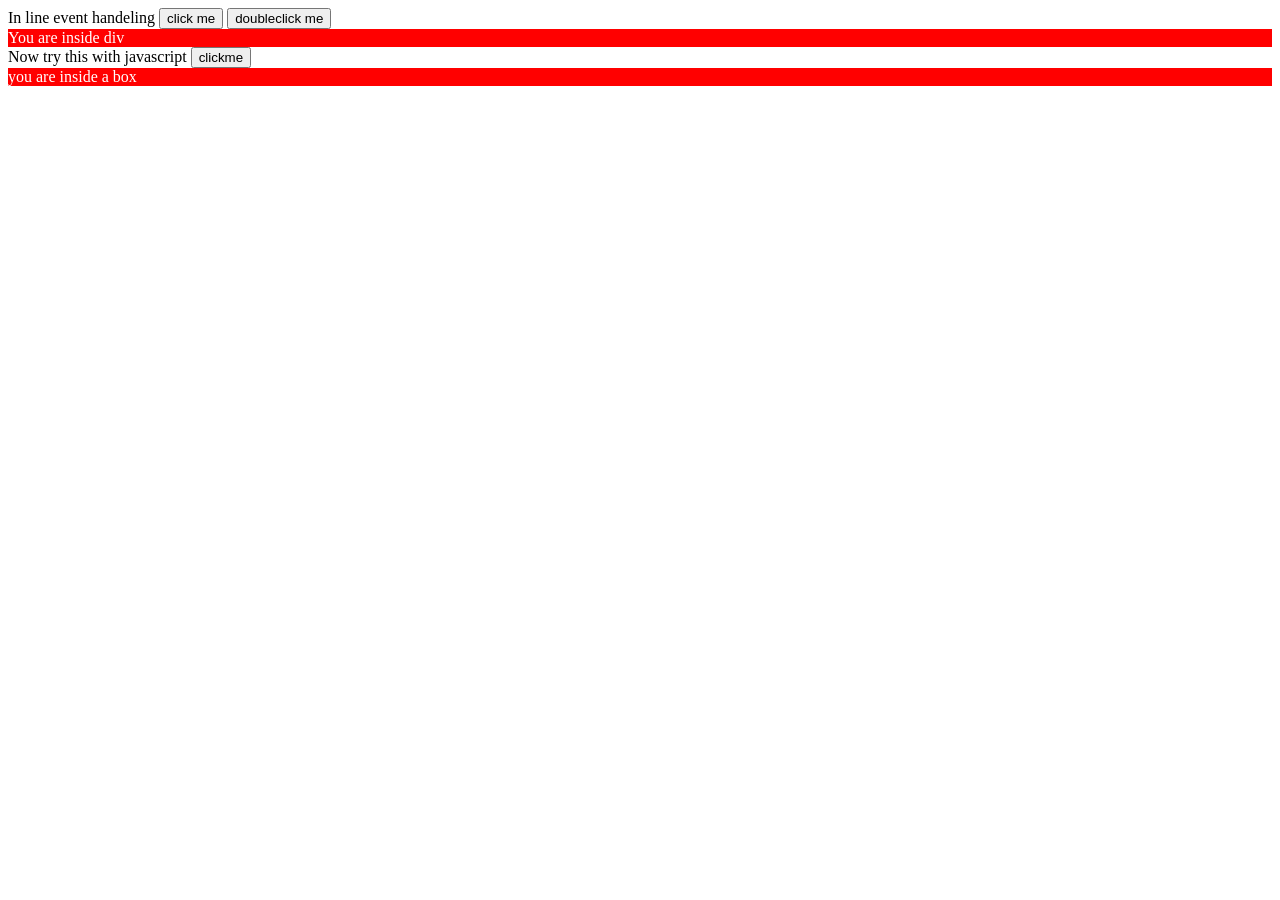
<file: 11_Event/index.html>
<!DOCTYPE html>
<html lang="en">
<head>
    <meta charset="UTF-8">
    <meta name="viewport" content="width=device-width, initial-scale=1.0">
    <title>Document</title>
    <link rel="stylesheet" href="style.css">
    
</head>
<body>
     In line event handeling
    <button onclick="console.log('Button was clicked');alert('soch samajh ke vote dalna')">click me</button>
    <button ondblclick="console.log('button was clicked 2 times')">doubleclick me</button>
    <div onmouseover="console.log('this is color of cpm')">You are inside div</div>
    Now try this with javascript
    <button id="btn1">clickme</button>
    <div id="box">you are inside a box</div>
    <script src="script.js"></script>
</body>
</html>
</file>
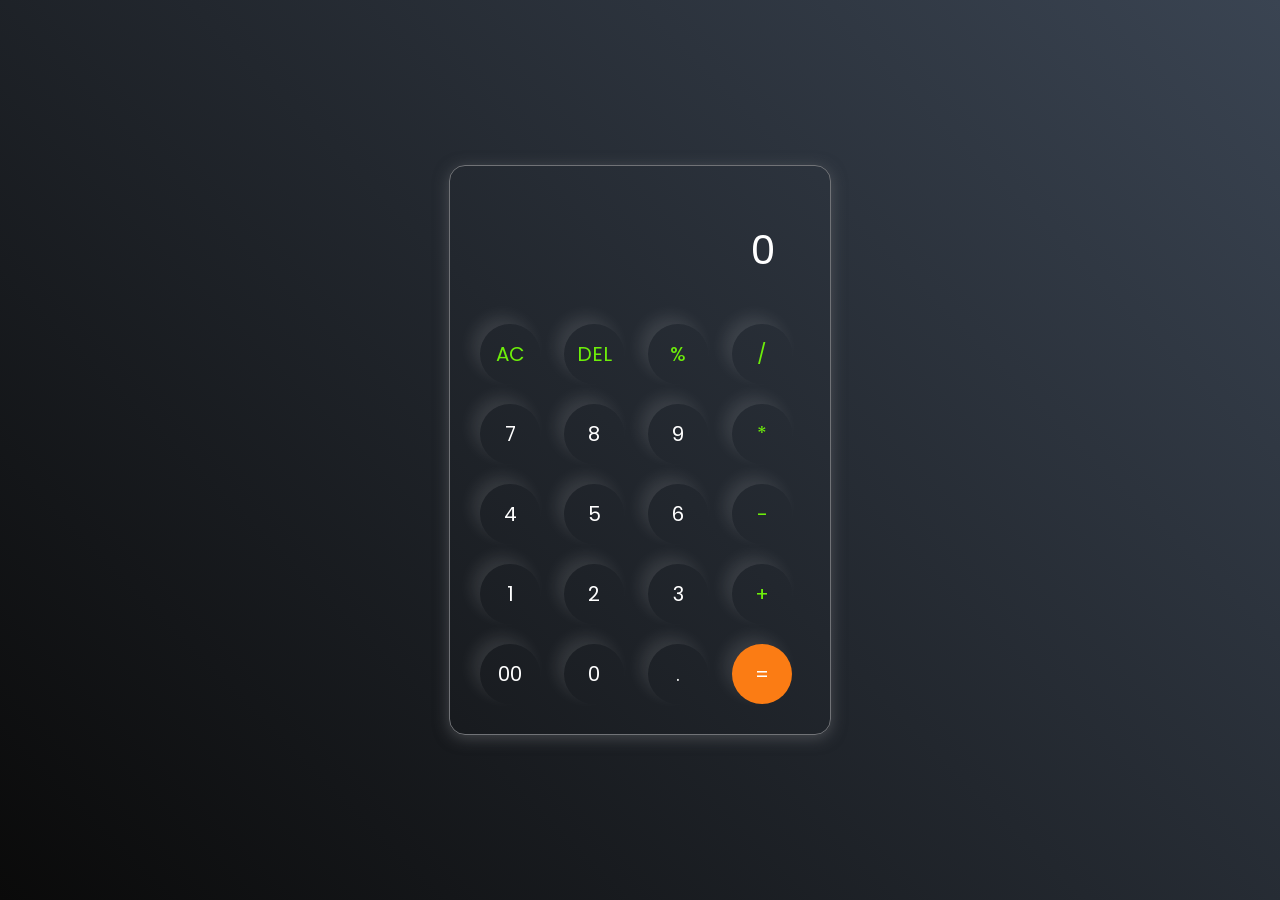
<file: 10_DOM/Calculator/index.html>
<!DOCTYPE html>
<html lang="en">
  <head>
    <meta charset="UTF-8" />
    <meta http-equiv="X-UA-Compatible" content="IE=edge" />
    <meta name="viewport" content="width=device-width, initial-scale=1.0" />
    <link rel="stylesheet" href="style.css" />
    <title>Calculator - By Ananya</title>
  </head>
  <body>
    <div class="container">
      <div class="calculator">
        <input type="text" id="inputBox" placeholder="0" />
        <div>
          <button class="button operator">AC</button>
          <button class="button operator">DEL</button>
          <button class="button operator">%</button>
          <button class="button operator">/</button>
        </div>
        <div>
          <button class="button">7</button>
          <button class="button">8</button>
          <button class="button">9</button>
          <button class="button operator">*</button>
        </div>
        <div>
          <button class="button">4</button>
          <button class="button">5</button>
          <button class="button">6</button>
          <button class="button operator">-</button>
        </div>
        <div>
          <button class="button">1</button>
          <button class="button">2</button>
          <button class="button">3</button>
          <button class="button operator">+</button>
        </div>

        <div>
          <button class="button">00</button>
          <button class="button">0</button>
          <button class="button">.</button>
          <button class="button equalBtn">=</button>
        </div>
      </div>
    </div>

    <script src="script.js"></script>
  </body>
</html>
</file>
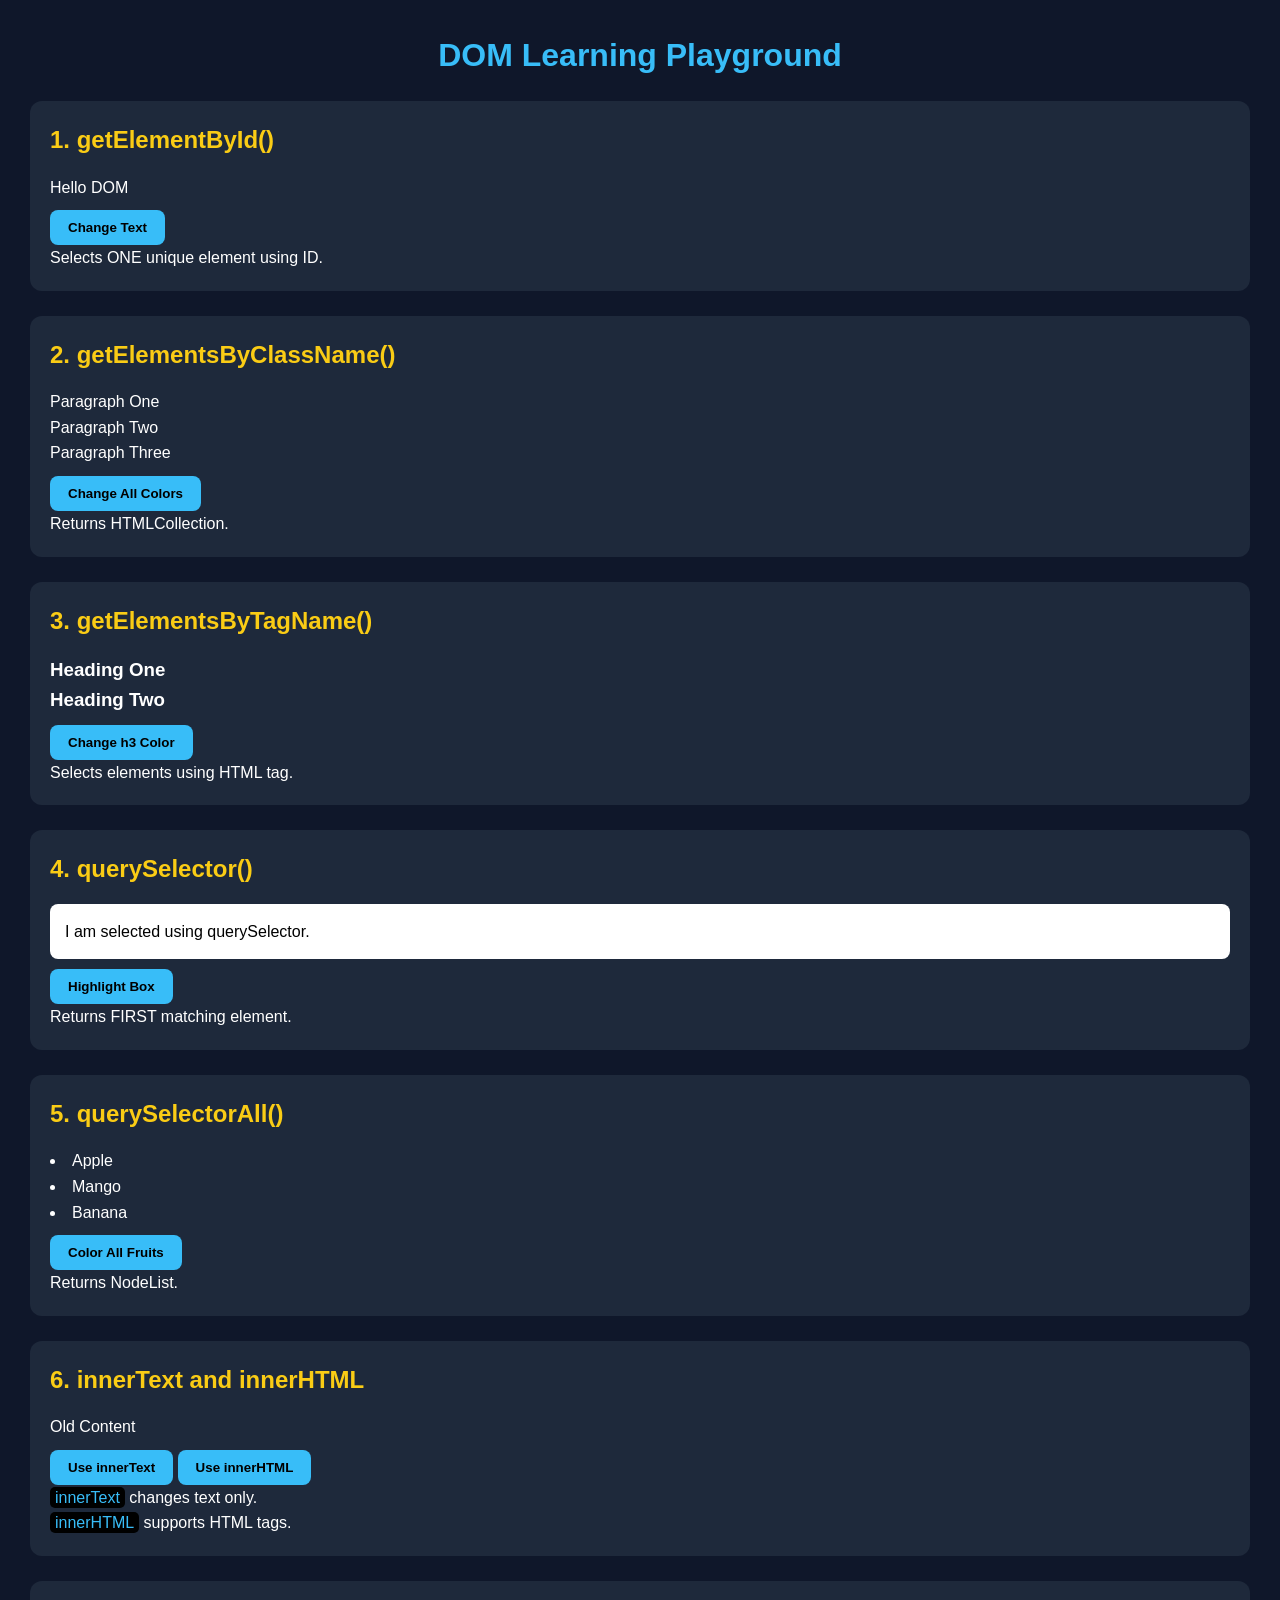
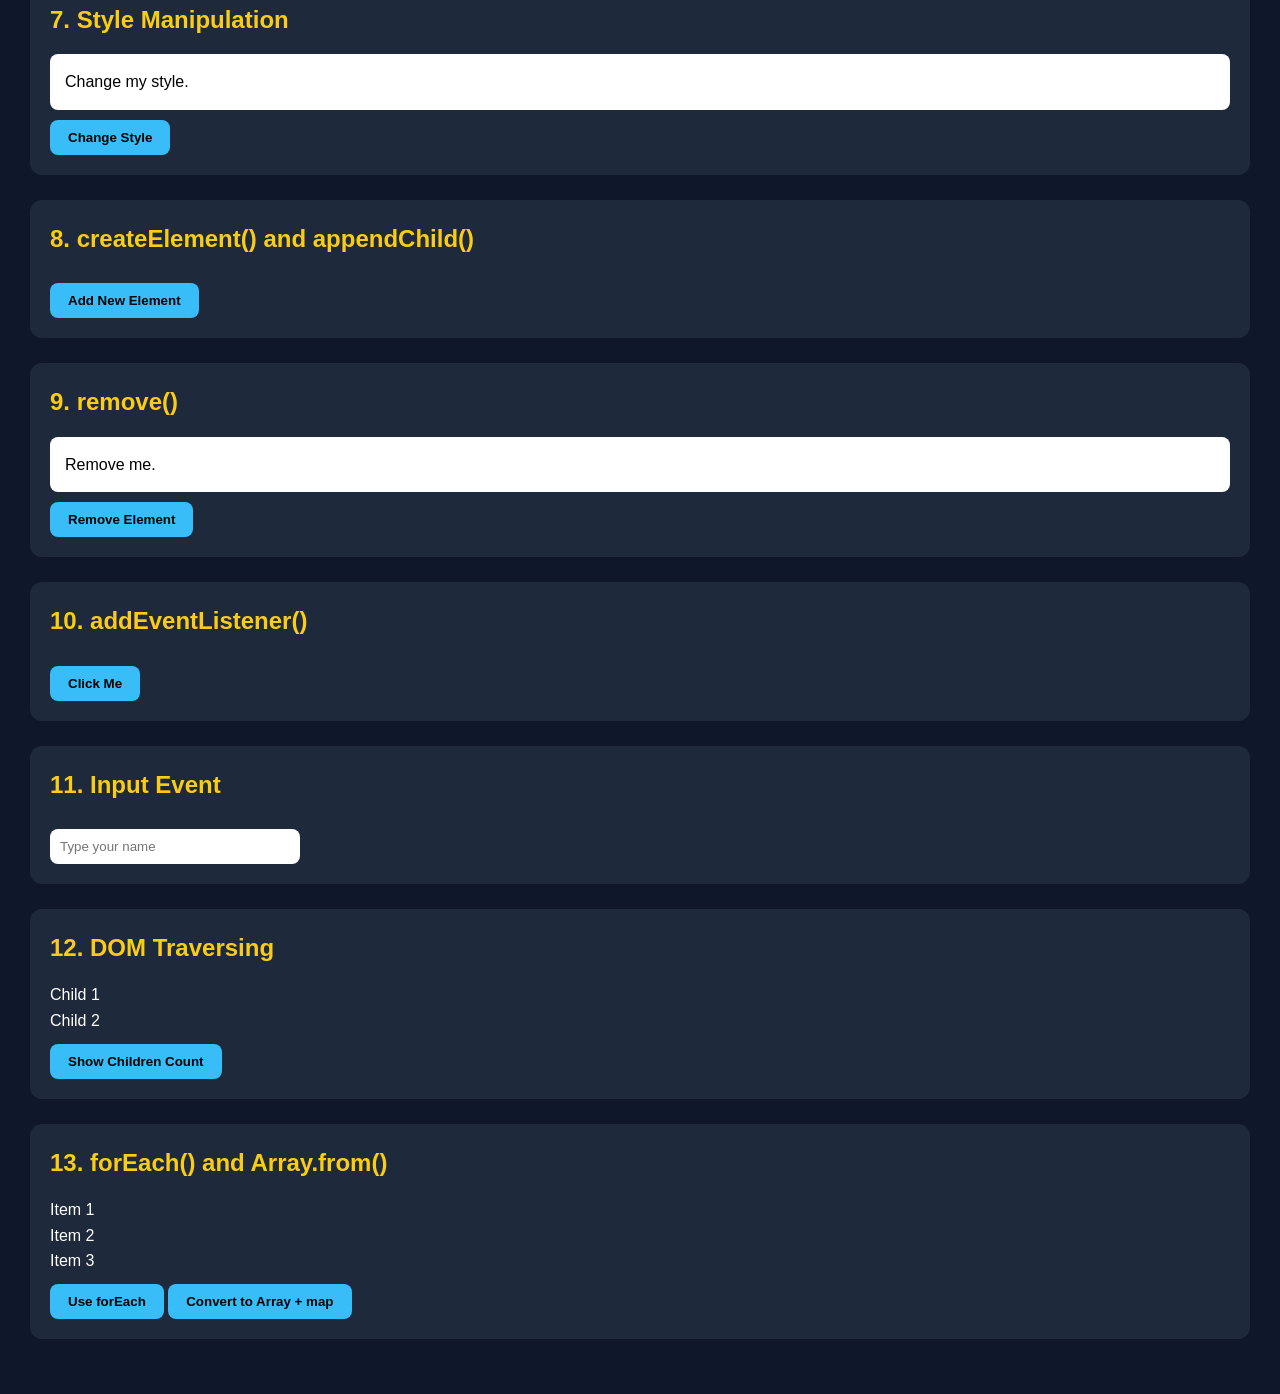
<file: 10_DOM/DOM2/index.html>
<!DOCTYPE html>
<html lang="en">
<head>
  <meta charset="UTF-8" />
  <meta name="viewport" content="width=device-width, initial-scale=1.0" />
  <title>DOM Learning Playground</title>
  <style>
    * {
      margin: 0;
      padding: 0;
      box-sizing: border-box;
      font-family: Arial, sans-serif;
    }

    body {
      background: #0f172a;
      color: white;
      padding: 30px;
      line-height: 1.6;
    }

    h1 {
      text-align: center;
      margin-bottom: 20px;
      color: #38bdf8;
    }

    .section {
      background: #1e293b;
      padding: 20px;
      border-radius: 12px;
      margin-bottom: 25px;
    }

    h2 {
      margin-bottom: 15px;
      color: #facc15;
    }

    button {
      padding: 10px 18px;
      border: none;
      border-radius: 8px;
      background: #38bdf8;
      color: black;
      font-weight: bold;
      cursor: pointer;
      margin-top: 10px;
    }

    button:hover {
      opacity: 0.9;
    }

    .box {
      background: white;
      color: black;
      padding: 15px;
      margin-top: 10px;
      border-radius: 8px;
    }

    ul {
      margin-top: 10px;
      padding-left: 20px;
    }

    input {
      padding: 10px;
      width: 250px;
      border-radius: 8px;
      border: none;
      margin-top: 10px;
    }

    .highlight {
      background: yellow;
      color: black;
    }

    code {
      background: black;
      color: #38bdf8;
      padding: 2px 5px;
      border-radius: 5px;
    }
  </style>
</head>
<body>

  <h1>DOM Learning Playground</h1>

  <!-- getElementById -->
  <div class="section">
    <h2>1. getElementById()</h2>

    <p id="title">Hello DOM</p>

    <button id="changeTextBtn">Change Text</button>

    <p>
      Selects ONE unique element using ID.
    </p>
  </div>


  <!-- getElementsByClassName -->
  <div class="section">
    <h2>2. getElementsByClassName()</h2>

    <p class="text">Paragraph One</p>
    <p class="text">Paragraph Two</p>
    <p class="text">Paragraph Three</p>

    <button id="changeClassBtn">Change All Colors</button>

    <p>
      Returns HTMLCollection.
    </p>
  </div>


  <!-- getElementsByTagName -->
  <div class="section">
    <h2>3. getElementsByTagName()</h2>

    <h3>Heading One</h3>
    <h3>Heading Two</h3>

    <button id="tagBtn">Change h3 Color</button>

    <p>
      Selects elements using HTML tag.
    </p>
  </div>


  <!-- querySelector -->
  <div class="section">
    <h2>4. querySelector()</h2>

    <div class="box special-box">
      I am selected using querySelector.
    </div>

    <button id="queryBtn">Highlight Box</button>

    <p>
      Returns FIRST matching element.
    </p>
  </div>


  <!-- querySelectorAll -->
  <div class="section">
    <h2>5. querySelectorAll()</h2>

    <li class="fruit">Apple</li>
    <li class="fruit">Mango</li>
    <li class="fruit">Banana</li>

    <button id="allBtn">Color All Fruits</button>

    <p>
      Returns NodeList.
    </p>
  </div>


  <!-- innerText and innerHTML -->
  <div class="section">
    <h2>6. innerText and innerHTML</h2>

    <div id="contentBox">Old Content</div>

    <button id="innerTextBtn">Use innerText</button>
    <button id="innerHTMLBtn">Use innerHTML</button>

    <p>
      <code>innerText</code> changes text only.<br>
      <code>innerHTML</code> supports HTML tags.
    </p>
  </div>


  <!-- Style Manipulation -->
  <div class="section">
    <h2>7. Style Manipulation</h2>

    <div id="styleBox" class="box">
      Change my style.
    </div>

    <button id="styleBtn">Change Style</button>
  </div>


  <!-- createElement and appendChild -->
  <div class="section">
    <h2>8. createElement() and appendChild()</h2>

    <div id="listContainer"></div>

    <button id="createBtn">Add New Element</button>
  </div>


  <!-- remove() -->
  <div class="section">
    <h2>9. remove()</h2>

    <div id="removeBox" class="box">
      Remove me.
    </div>

    <button id="removeBtn">Remove Element</button>
  </div>


  <!-- addEventListener -->
  <div class="section">
    <h2>10. addEventListener()</h2>

    <button id="eventBtn">Click Me</button>

    <p id="eventText"></p>
  </div>


  <!-- Input Event -->
  <div class="section">
    <h2>11. Input Event</h2>

    <input type="text" id="nameInput" placeholder="Type your name" />

    <p id="liveText"></p>
  </div>


  <!-- Traversing -->
  <div class="section">
    <h2>12. DOM Traversing</h2>

    <div id="parentBox">
      <p>Child 1</p>
      <p>Child 2</p>
    </div>

    <button id="traverseBtn">Show Children Count</button>

    <p id="traverseResult"></p>
  </div>


  <!-- forEach and Array.from -->
  <div class="section">
    <h2>13. forEach() and Array.from()</h2>

    <p class="loopItem">Item 1</p>
    <p class="loopItem">Item 2</p>
    <p class="loopItem">Item 3</p>

    <button id="forEachBtn">Use forEach</button>
    <button id="mapBtn">Convert to Array + map</button>

    <p id="mapResult"></p>
  </div>


  <script>

    // getElementById
    const title = document.getElementById("title");

    document.getElementById("changeTextBtn")
    .addEventListener("click", function(){
      title.innerText = "Text Changed Using getElementById";
    });


    // getElementsByClassName
    const texts = document.getElementsByClassName("text");

    document.getElementById("changeClassBtn")
    .addEventListener("click", function(){

      for(let i = 0; i < texts.length; i++){
        texts[i].style.color = "cyan";
      }

    });


    // getElementsByTagName
    const headings = document.getElementsByTagName("h3");

    document.getElementById("tagBtn")
    .addEventListener("click", function(){

      for(let i = 0; i < headings.length; i++){
        headings[i].style.color = "orange";
      }

    });


    // querySelector
    const specialBox = document.querySelector(".special-box");

    document.getElementById("queryBtn")
    .addEventListener("click", function(){
      specialBox.classList.toggle("highlight");
    });


    // querySelectorAll
    const fruits = document.querySelectorAll(".fruit");

    document.getElementById("allBtn")
    .addEventListener("click", function(){

      fruits.forEach(function(item){
        item.style.color = "lightgreen";
      });

    });


    // innerText
    document.getElementById("innerTextBtn")
    .addEventListener("click", function(){

      document.getElementById("contentBox")
      .innerText = "This is plain text.";

    });


    // innerHTML
    document.getElementById("innerHTMLBtn")
    .addEventListener("click", function(){

      document.getElementById("contentBox")
      .innerHTML = "<h3 style='color:red'>This is HTML Content</h3>";

    });


    // Style Manipulation
    document.getElementById("styleBtn")
    .addEventListener("click", function(){

      const box = document.getElementById("styleBox");

      box.style.backgroundColor = "purple";
      box.style.color = "white";
      box.style.fontSize = "22px";
      box.style.padding = "20px";

    });


    // createElement and appendChild
    document.getElementById("createBtn")
    .addEventListener("click", function(){

      const newElement = document.createElement("p");

      newElement.innerText = "New Element Created";

      document.getElementById("listContainer")
      .appendChild(newElement);

    });


    // remove()
    document.getElementById("removeBtn")
    .addEventListener("click", function(){

      document.getElementById("removeBox")
      .remove();

    });


    // addEventListener
    document.getElementById("eventBtn")
    .addEventListener("click", function(){

      document.getElementById("eventText")
      .innerText = "Button Clicked Successfully";

    });


    // Input Event
    document.getElementById("nameInput")
    .addEventListener("input", function(event){

      document.getElementById("liveText")
      .innerText = "Hello " + event.target.value;

    });


    // Traversing
    document.getElementById("traverseBtn")
    .addEventListener("click", function(){

      const parent = document.getElementById("parentBox");

      document.getElementById("traverseResult")
      .innerText = "Children Count: " + parent.children.length;

    });


    // forEach and Array.from
    const loopItems = document.querySelectorAll(".loopItem");

    document.getElementById("forEachBtn")
    .addEventListener("click", function(){

      loopItems.forEach(function(item){
        item.style.color = "pink";
      });

    });


    document.getElementById("mapBtn")
    .addEventListener("click", function(){

      const arr = Array.from(loopItems);

      const texts = arr.map(function(item){
        return item.innerText;
      });

      document.getElementById("mapResult")
      .innerText = texts.join(", ");

    });

  </script>

</body>
</html>
</file>
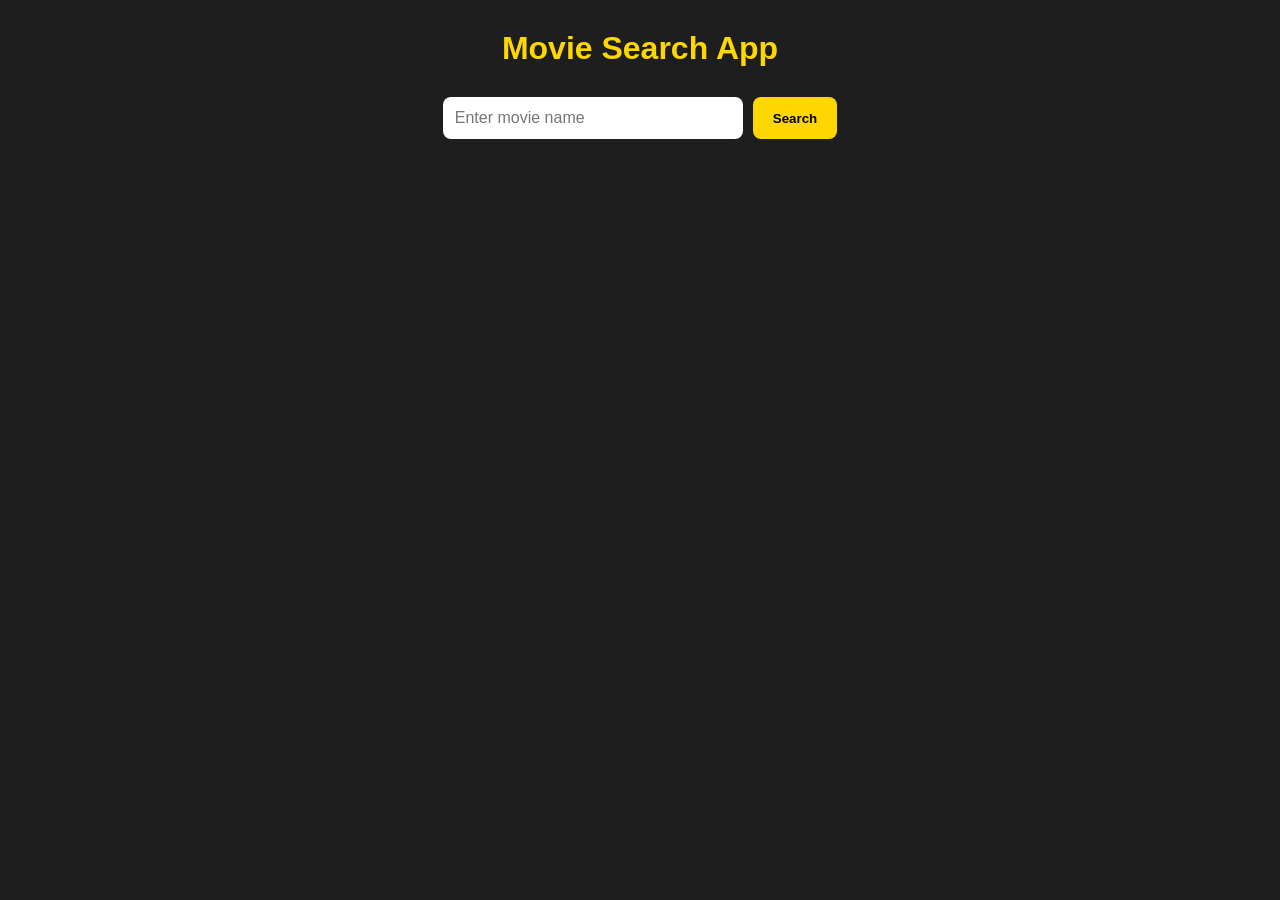
<file: Mini project/Begineer friendly movie-search app/index.html>
<!DOCTYPE html>
<html lang="en">
<head>
    <meta charset="UTF-8">
    <meta name="viewport" content="width=device-width, initial-scale=1.0">
    <title>Movie Search App</title>

    <link rel="stylesheet" href="style.css">
</head>

<body>

    <div class="container">

        <h1>Movie Search App</h1>

        <!-- Search Section -->
        <div class="search-box">

            <input 
                type="text"
                id="movieInput"
                placeholder="Enter movie name"
            >

            <button id="searchBtn">
                Search
            </button>

        </div>

        <!-- Error Message -->
        <p id="message"></p>

        <!-- Movies Container -->
        <div id="movieContainer">

            <!-- Movie cards will come here dynamically -->

        </div>

    </div>

    <script src="script.js"></script>

</body>
</html>
</file>
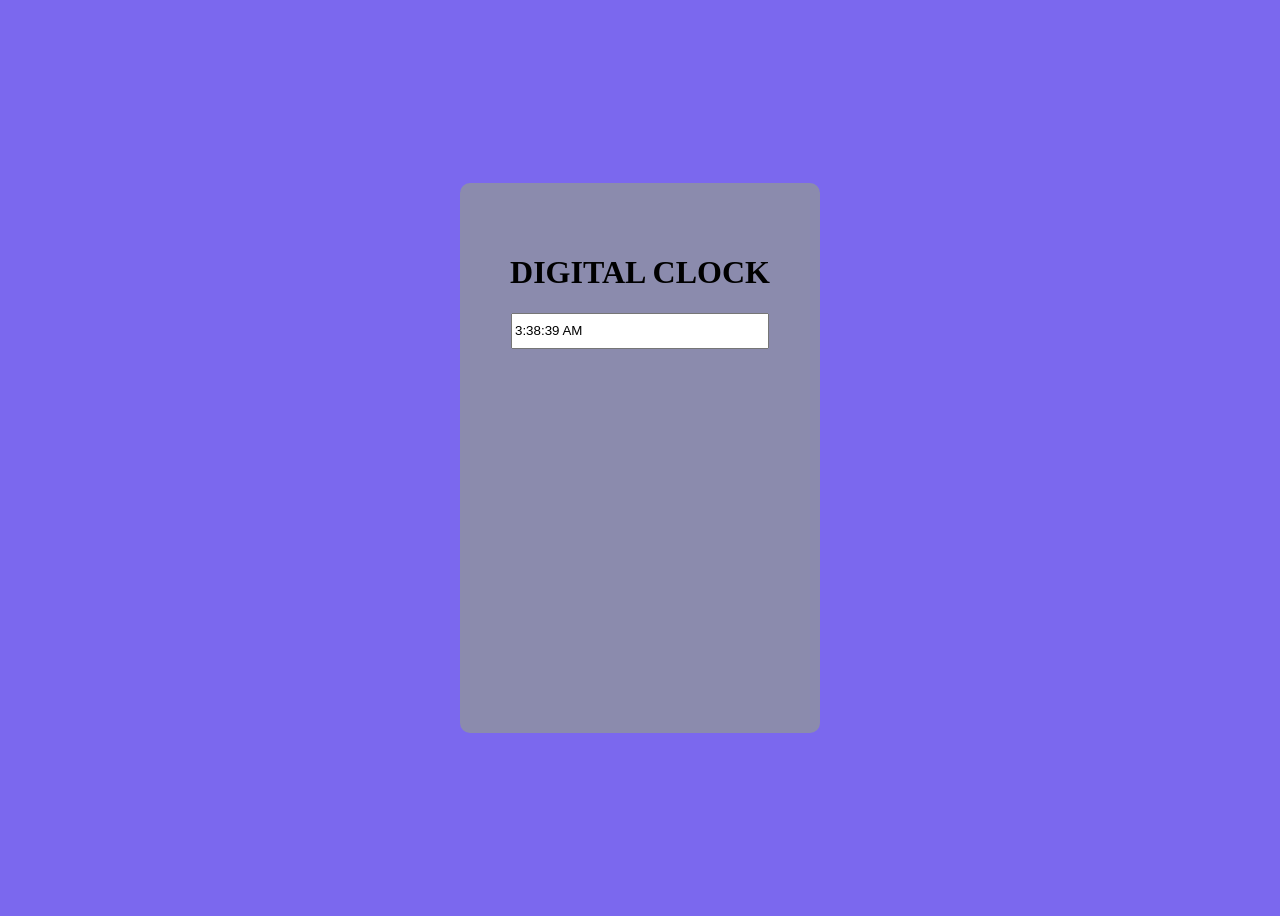
<file: Mini project/digital_clock/index.html>
<!DOCTYPE html>
<html lang="en">
<head>
    <meta charset="UTF-8">
    <meta name="viewport" content="width=device-width, initial-scale=1.0">
    <title>Document</title>
    <style>
        body{
            display: flex;
            flex-direction: column;
            align-items: center;
            justify-content: center;
            height: 100vh;
        }div{
            height:50vh;
            width:fit-content;
            padding:50px;
            display: flex;            flex-direction: column;
            align-items: center;
            background-color: rgba(177, 220, 20, 0.297);
            border-radius: 10px;
        }
        input{
            height: 30px;
            width: 250px;
        } 
    </style>
</head>
<body style="background-color: mediumslateblue">
    <div>
    <h1>DIGITAL CLOCK</h1>
    <input type="text"></input>
    </div>
    </body>
<script>
    setInterval(()=>{
        let date=new Date();
        let time=date.toLocaleTimeString();
        console.log(time);
        let settime=document.querySelector("input");
        settime.value=time;
    },1000)
</script>
</body>
</html>
</file>
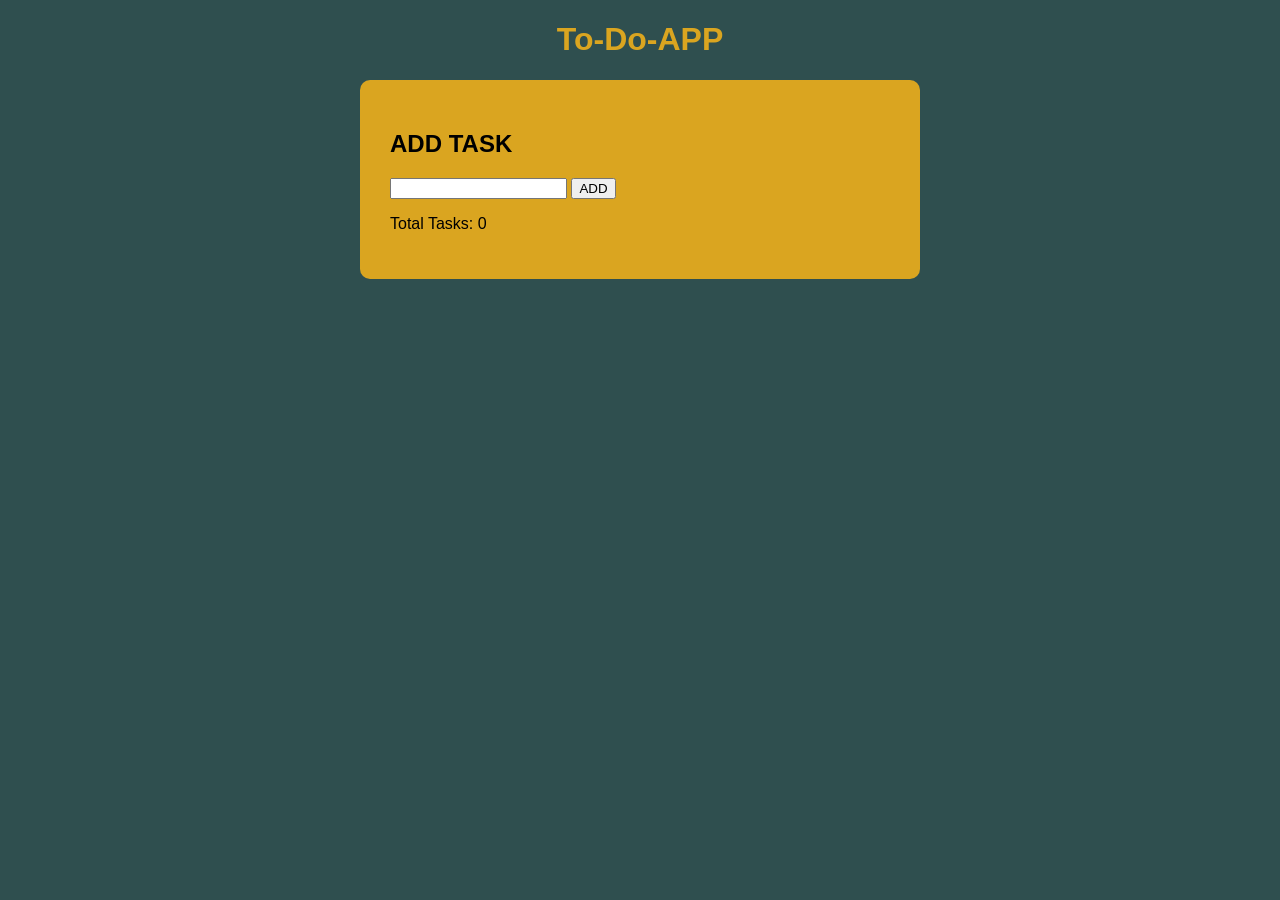
<file: Mini project/making_to_do_app/index.html>
<!DOCTYPE html>
<html lang="en">
<head>
    <meta charset="UTF-8">
    <meta name="viewport" content="width=device-width, initial-scale=1.0">
    <title>To-Do-APP</title>
    <style>
    body{
            background-color: darkslategray;
            font-family: Arial;
        }

        h1{
            color: goldenrod;
            text-align: center;
        }

        .container{
            background-color: goldenrod;
            width: 500px;
            padding: 30px;
            margin: 20px auto;
            border-radius: 10px;
        }

    </style>
</head>
<body >
    <h1 style="color: goldenrod;">To-Do-APP</h1>
    <div class="container">
    <h2>ADD TASK</h2>
    <input type="text" id="taskInput">
    <button id="btn1">ADD</button>
    <ul id="tasklist"></ul>
    <p id="count">Total Tasks: 0</p>
    </div>
</body>
<script>
        const button=document.getElementById("btn1");
        let taskcount=0;
        button.addEventListener('click',()=>{
        let task=document.getElementById("taskInput").value;
        const li=document.createElement('li');
        const tasklist=document.getElementById("tasklist");
        
        const count=document.getElementById('count');
        if(task.trim()===""){
        console.log("add task");
            return;
        }
        else
        {
        li.innerText=task;
        tasklist.appendChild(li);
        const btn=document.createElement('button');
        btn.innerText="Delete";
        li.appendChild(btn);
        taskcount++;
        count.innerText = `Total Tasks: ${taskcount}`;
        btn.addEventListener('click',()=>{
            tasklist.removeChild(li);
            taskcount--;
            count.innerText = `Total Tasks: ${taskcount}`;
        })
    }
    })
</script>
</html>
</file>
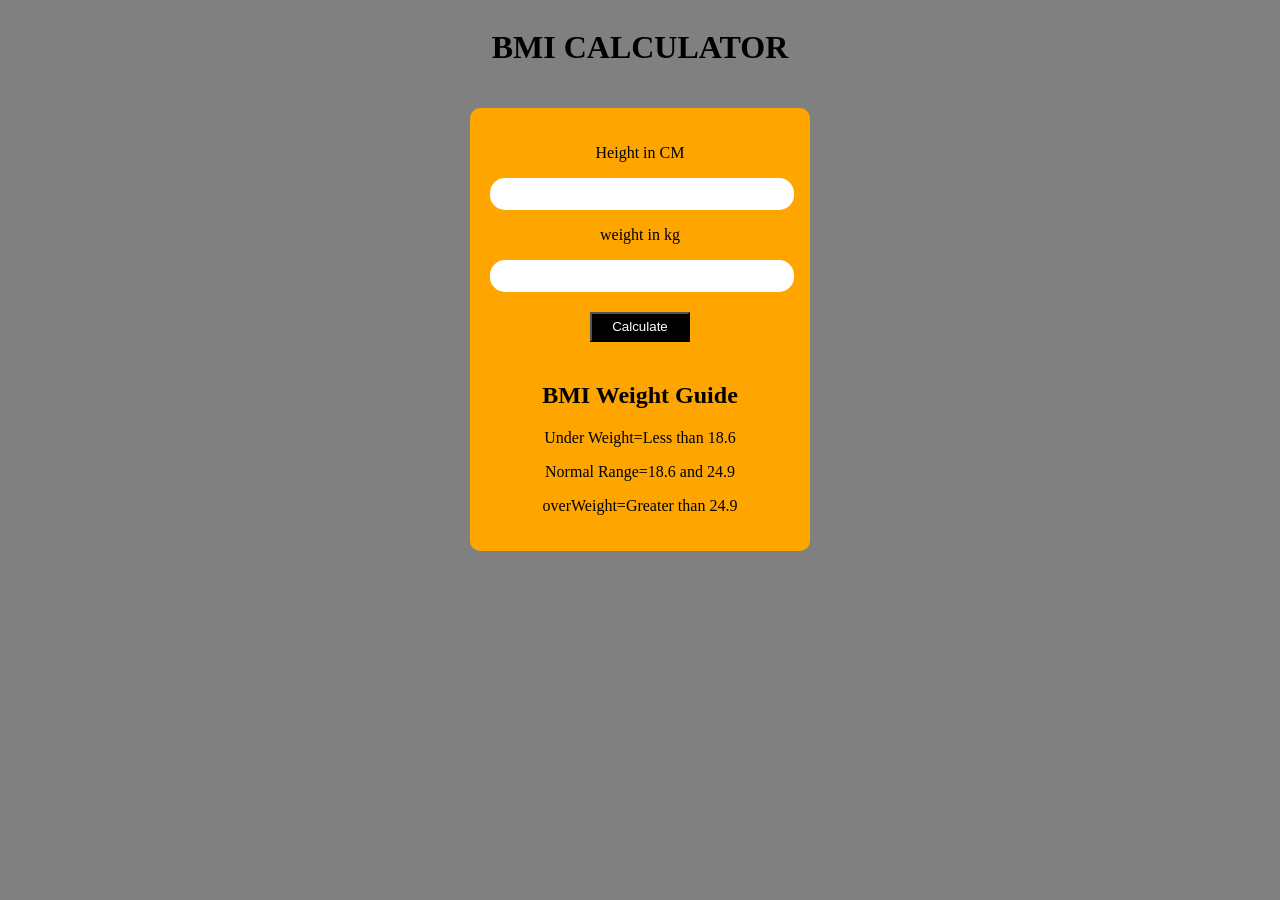
<file: Mini project/project 3/index.html>
<!DOCTYPE html>
<html lang="en">
<head>
    <meta charset="UTF-8">
    <meta name="viewport" content="width=device-width, initial-scale=1.0">
    <title>Document</title>
    <style>
        body{
            display: flex;
            flex-direction: column;
            align-items: center;
            justify-content: center;
        }
        div{
            width:300px;
            margin: 20px;
            background-color: orange;
            text-align: center;
            padding: 20px;
            border-radius: 10px;
        }  
        input{
            width: 300px;
            height: 30px;
            border-radius:15px;
            border: none;
            margin-right: 100px;;
        }
        button{
            width: 100px;
            height: 30px;
            border-radius:none;
            margin: 20px auto;
            background-color: black;
            color: white;
            cursor: pointer;
        } 
    </style>
</head>
<body style="background-color: grey;">
    <h1>BMI CALCULATOR</h1>
    <div>
    <p>Height in CM</p>
    <input type="number"></input>
    <p>weight in kg</p>
    <input type="number"></input>
    <button btn>Calculate</button>
    <h2 id="result"></h2>
    <h2>BMI Weight Guide</h2>
    <p>Under Weight=Less than 18.6</p>
    <p>Normal Range=18.6 and 24.9</p>
    <p>overWeight=Greater than 24.9</p>
    </div>
    <script>
        const btn=document.querySelector('button');
        const inputs=document.querySelectorAll('input');
        btn.addEventListener('click',()=>{
            const height=(Number(inputs[0].value))/100;
            const weight=Number(inputs[1].value);
            const result=document.querySelector('#result');
            if(height <= 0 || weight <= 0)
            result.innerText="Enter proper Details";
            else{
            const BMI=(weight/(height*height)).toFixed(2);
            result.innerText=BMI;
            }
        })
    </script>
</body>
</html>
</file>
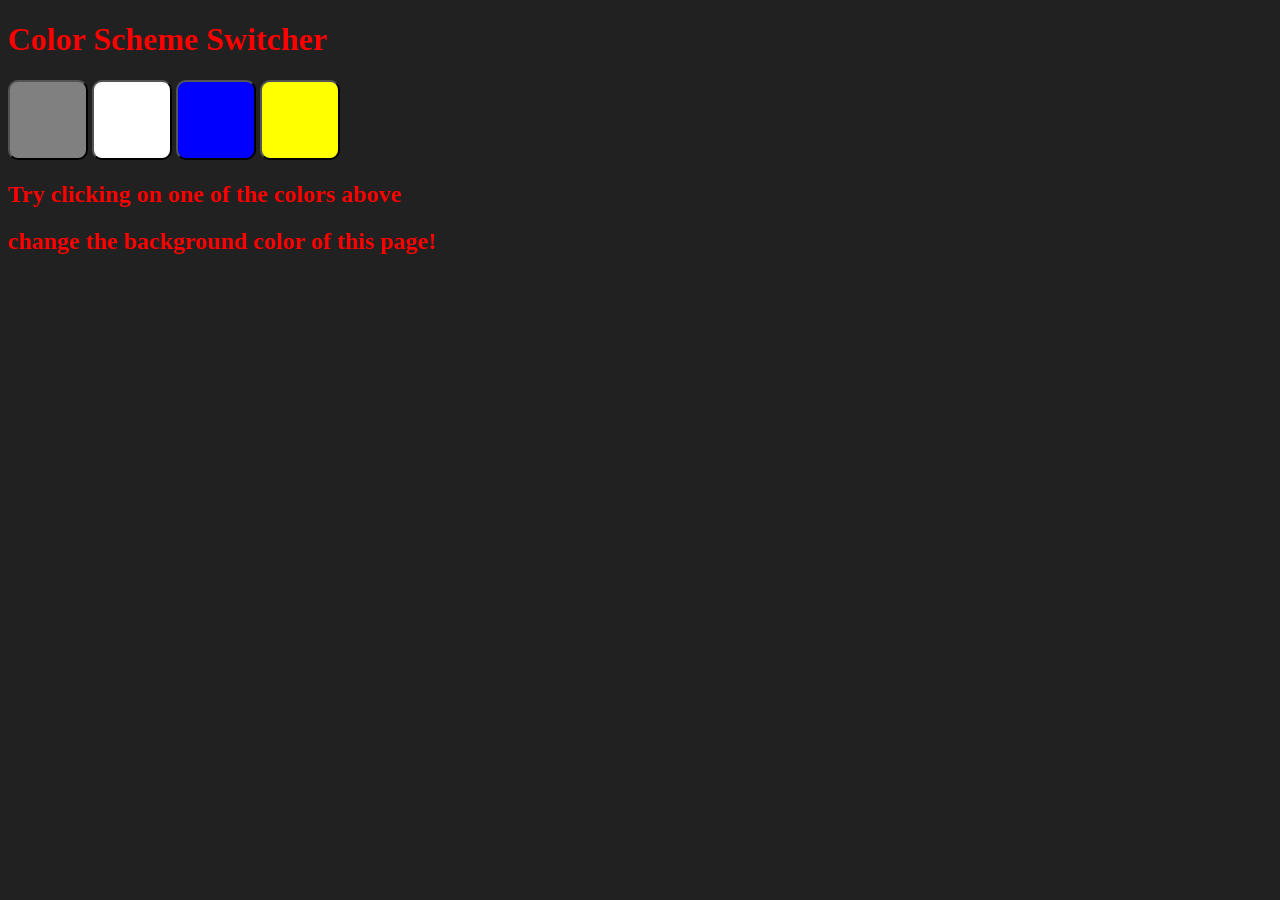
<file: Mini project/project_02/index.html>
<!DOCTYPE html>
<html lang="en">
<head>
    <meta charset="UTF-8">
    <meta name="viewport" content="width=device-width, initial-scale=1.0">
    <title>Document</title>
    <style>
        .color-btn-grey{
            width: 80px;
            height:80px;
            background-color: grey;
            border-radius: 10px;
            cursor: pointer;
        }
        .color-btn-white{
            width: 80px;
            height:80px;
            background-color:white ;
            border-radius: 10px;
            cursor: pointer;
        }
        .color-btn-blue{
            width: 80px;
            height:80px;
            background-color:blue ;
            border-radius: 10px;
            cursor: pointer;
        }
        .color-btn-yellow{
            width: 80px;
            height:80px;
            background-color:yellow ;
            border-radius: 10px;
            cursor: pointer;
        }
    </style>
</head>
<body style="background-color: #212121;color: red;">
    <h1>Color Scheme Switcher</h1>
    <button class="color-btn-grey"></button>
    <button class="color-btn-white"></button>
    <button class="color-btn-blue"></button>
    <button class="color-btn-yellow"></button>
    <h2>Try clicking on one of the colors above</h2>
    <h2> change the background color of this page!</h2>
    <script>
        const btns=document.querySelectorAll('button');
        btns.forEach((btn)=>{
        btn.addEventListener('click',()=>{
            if(btn.className==="color-btn-grey")
            document.body.style.background="grey";
            if(btn.className==="color-btn-white")
            document.body.style.background="white";
            if(btn.className==="color-btn-blue")
            document.body.style.background="blue";
            if(btn.className==="color-btn-yellow")
            document.body.style.background="yellow";

        })
    })
    </script>
</body>

</html>
</file>
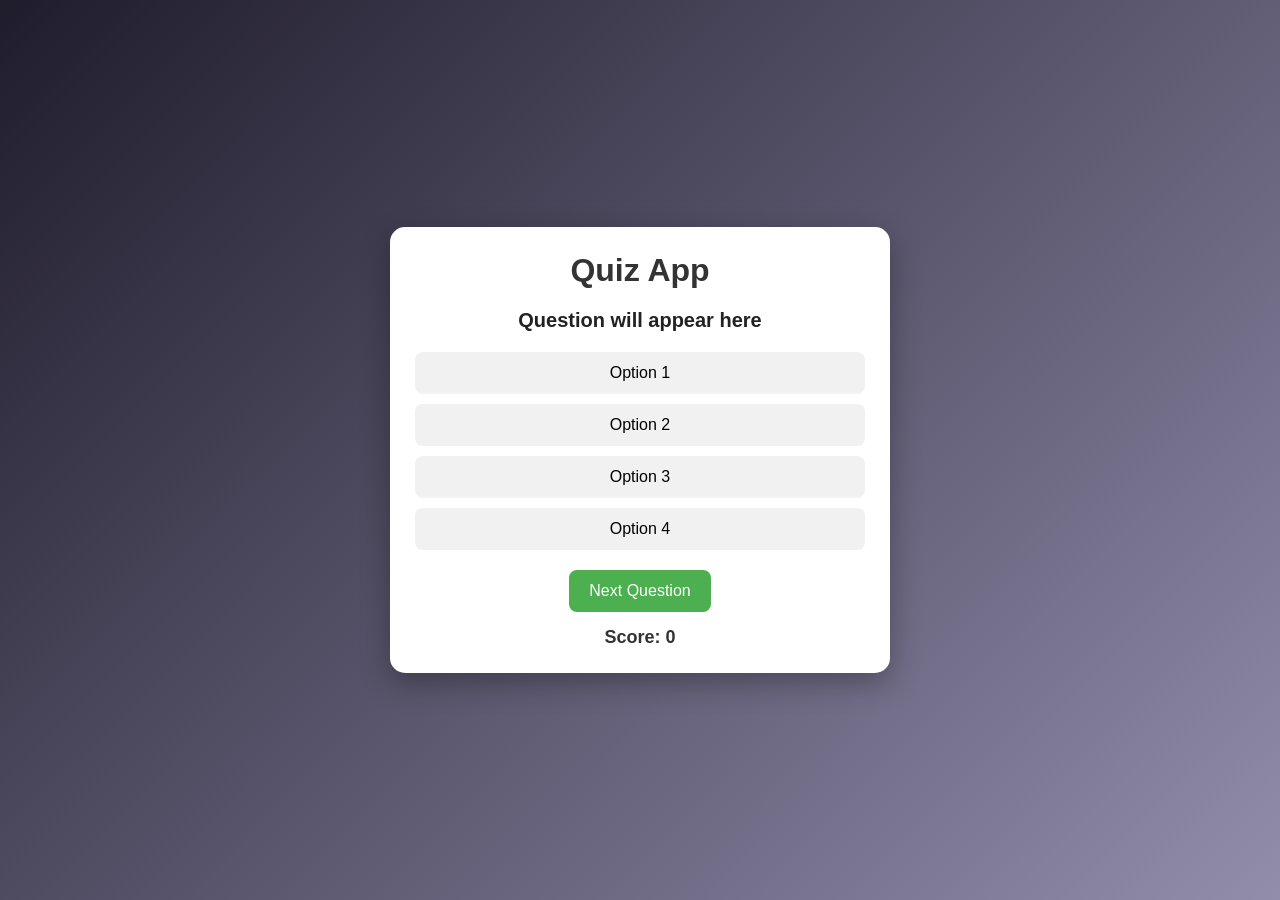
<file: Mini project/Quiz app/index.html>
<!DOCTYPE html>
<html lang="en">
<head>
    <meta charset="UTF-8">
    <meta name="viewport" content="width=device-width, initial-scale=1.0">
    <title>Quiz App</title>
    <link rel="stylesheet" href="style.css">
</head>
<body>

    <div class="quiz-container">

        <h1>Quiz App</h1>

        <!-- Question -->
        <h2 id="question">
            Question will appear here
        </h2>

        <!-- Options -->
        <div id="options-container">

            <button class="option-btn">Option 1</button>
            <button class="option-btn">Option 2</button>
            <button class="option-btn">Option 3</button>
            <button class="option-btn">Option 4</button>

        </div>

        <!-- Next Button -->
        <button id="nextBtn">
            Next Question
        </button>

        <!-- Score -->
        <p id="score">
            Score: 0
        </p>

    </div>

    <script src="script.js"></script>
</body>
</html>
</file>
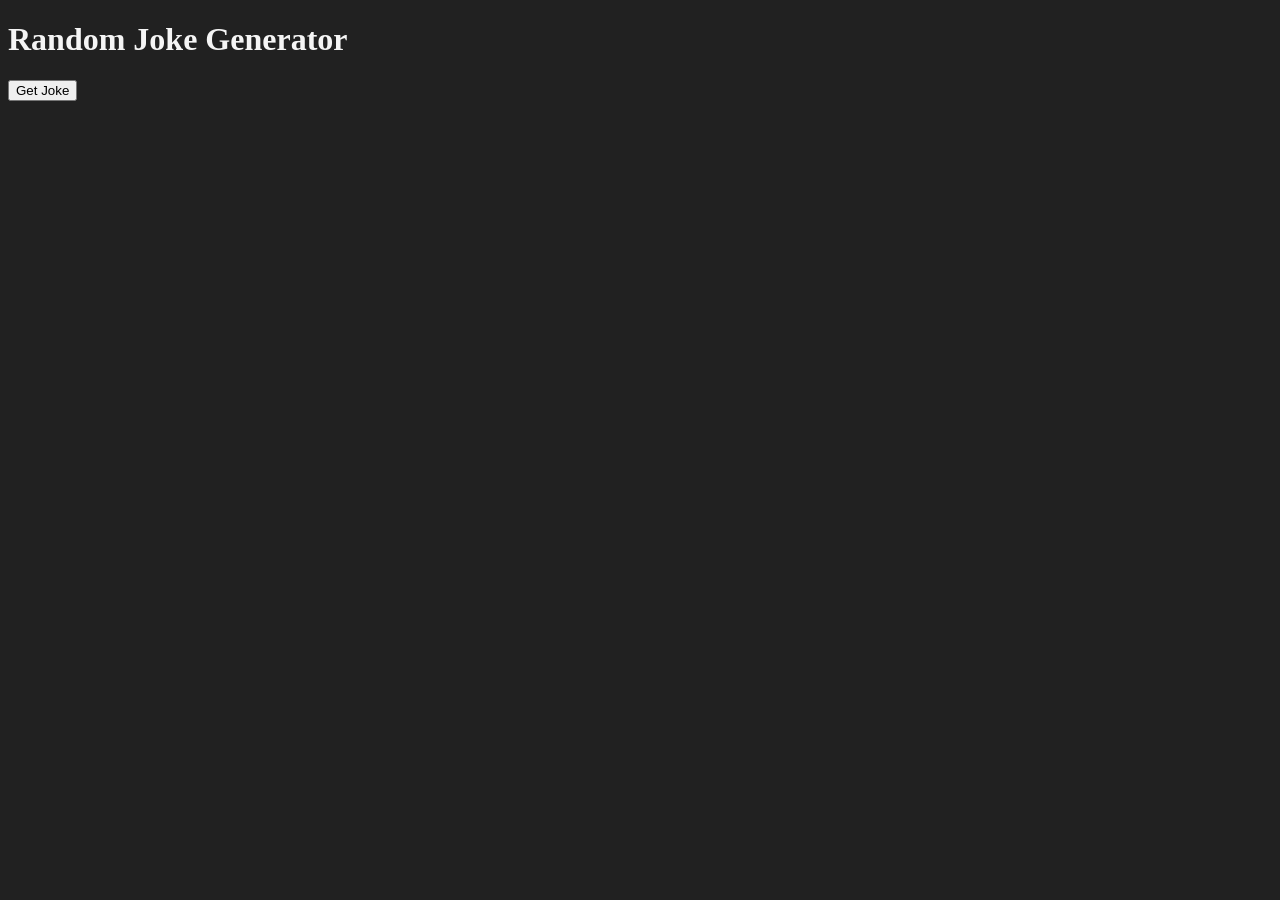
<file: Mini project/Random joke Generator/index.html>
<!DOCTYPE html>
<html lang="en">
<head>
    <meta charset="UTF-8">
    <meta name="viewport" content="width=device-width, initial-scale=1.0">
    <title>Document</title>
</head>
<body style="background-color:#212121;color:whitesmoke">
    <h1>Random Joke Generator</h1>
    <button id="jokeBtn">
        Get Joke
    </button>
    <p id="joke"></p>
    <script>
        const button=document.getElementById('jokeBtn');
        const joke=document.getElementById('joke');
        button.addEventListener('click',async()=>{
        const response=await fetch("https://official-joke-api.appspot.com/random_joke");
        const data=await response.json();
        joke.innerText=`${data.setup} ${data.punchline}`;
        })
    </script>
</body>
</html>
</file>
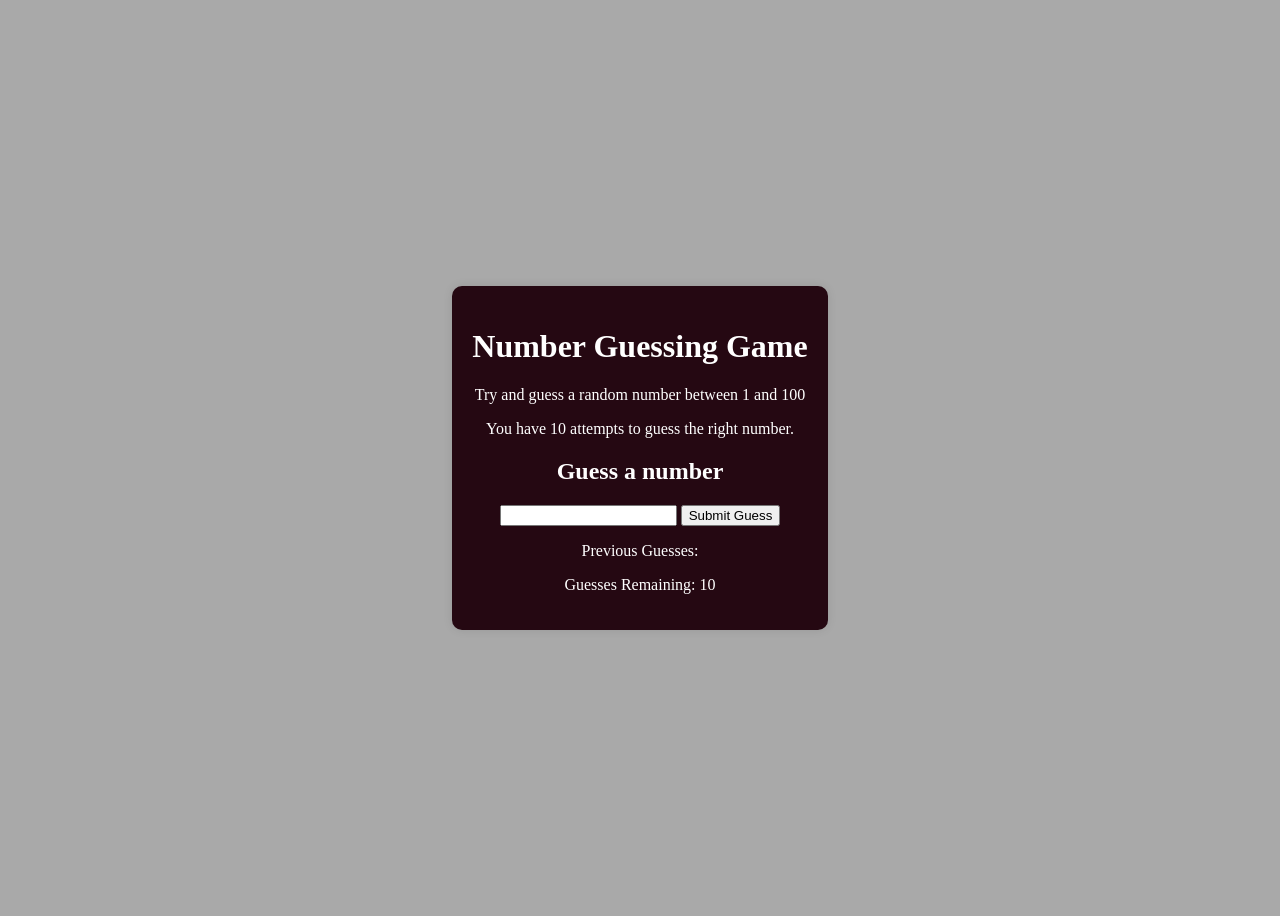
<file: Mini project/Random number guess/index.html>
<!DOCTYPE html>
<html lang="en">
<head>
    <meta charset="UTF-8">
    <meta name="viewport" content="width=device-width, initial-scale=1.0">
    <title>Document</title>
    <style>
        body{
            background-color:darkgray;
            height:100vh;
            display:flex;
            justify-content:center;
            align-items:center;
            color:white
        }
        .container{
            background-color:rgb(37, 8, 18);
            padding:20px;
            border-radius:10px;
            box-shadow:0 0 10px rgba(0,0,0,0.1);
            text-align:center;;
        }
    </style>
</head>
<body>
    <div class="container">
    <h1>Number Guessing Game</h1>

        <p>Try and guess a random number between 1 and 100</p>
        <p>You have 10 attempts to guess the right number.</p>

        <h2>Guess a number</h2>

        <!-- Input -->
        <input type="number" id="guessField">

        <!-- Button -->
        <button id="submitBtn">Submit Guess</button>

        <!-- Result Message -->
        <p id="message"></p>

        <!-- Previous Guesses -->
        <p>
            Previous Guesses:
            <span id="previousGuesses"></span>
        </p>

        <!-- Remaining Attempts -->
        <p>
            Guesses Remaining:
            <span id="remainingGuesses">10</span>
        </p>

    </div>
    <script>
        let randomNumber=Math.floor(Math.random()*100)+1;
        let button=document.getElementById("submitBtn");
        let attempts=10;
        button.addEventListener('click',()=>{
            const input =document.getElementById("guessField");
            const userGuess = parseInt(input.value);
            let message=document.getElementById("message");
            if(userGuess===randomNumber){
                message.innerHTML="You are correct";
                button.disabled = true;
            }
            else{
                attempts=attempts-1;
                if(userGuess>randomNumber){
                    message.innerHTML="Hey buddy!you are just above the correct number";
                    
                }
                else{
                    message.innerHTML="Hey buddy!you are just lower the correct number";
                    input.value = "";

                }
                
            }
            if(attempts===0){
                button.disabled = true;
                message.innerHTML = `Game Over! Correct number was ${randomNumber}`;
            } 
            const remainingGuesses = document.getElementById("remainingGuesses");
            remainingGuesses.innerText = attempts;
            
        }
        )
    </script>
</body>
</html>
</file>
<file: 11_Event/style.css>
div{
    height: 100 px;
    weidth:100 px;
    background-color: red;
    color: white;
    flex-direction: column;

}
</file>
<file: 10_DOM/Calculator/style.css>
@import url('https://fonts.googleapis.com/css2?family=Poppins:wght@500&display=swap');

*{
    margin: 0;
    padding: 0;
    box-sizing: border-box;
    font-family: 'Poppins', sans-serif;
}

body{
    width: 100%;
    height: 100vh;
    display: flex;
    justify-content: center;
    align-items: center;
    background: linear-gradient(45deg, #0a0a0a, #3a4452);
}

.calculator{
    border: 1px solid #717377;
    padding: 20px;
    border-radius: 16px;
    background: transparent;
    box-shadow: 0px 3px 15px rgba(113, 115, 119, 0.5);

}

input{
    width: 320px;
    border: none;
    padding: 24px;
    margin: 10px;
    background: transparent;
    box-shadow: 0px 3px 15px rgbs(84, 84, 84, 0.1);
    font-size: 40px;
    text-align: right;
    cursor: pointer;
    color: #ffffff;
}

input::placeholder{
    color: #ffffff;
}

button{
    border: none;
    width: 60px;
    height: 60px;
    margin: 10px;
    border-radius: 50%;
    background: transparent;
    color: #ffffff;
    font-size: 20px;
    box-shadow: -8px -8px 15px rgba(255, 255, 255, 0.1);
    cursor: pointer;
}

.equalBtn{
    background-color: #fb7c14;
}

.operator{
    color: #6dee0a;
}
</file>
<file: Mini project/Begineer friendly movie-search app/style.css>
*{
    margin:0;
    padding:0;
    box-sizing:border-box;
}

body{
    background-color:#1e1e1e;
    font-family:Arial, sans-serif;
    color:white;
    padding:30px;
}

h1{
    text-align:center;
    margin-bottom:30px;
    color:gold;
}

.search-box{
    display:flex;
    justify-content:center;
    gap:10px;
    margin-bottom:30px;
}

#movieInput{
    width:300px;
    padding:12px;
    border:none;
    border-radius:8px;
    font-size:16px;
    outline:none;
}

#searchBtn{
    padding:12px 20px;
    border:none;
    border-radius:8px;
    background-color:gold;
    cursor:pointer;
    font-weight:bold;
    transition:0.3s;
}

#searchBtn:hover{
    transform:scale(1.05);
}

#movieContainer{
    display:grid;
    grid-template-columns:repeat(auto-fit,minmax(250px,1fr));
    gap:20px;
    margin-top:20px;
}

#movieContainer li{
    list-style:none;
    background-color:#2c2c2c;
    padding:15px;
    border-radius:10px;
    text-align:center;
    transition:0.3s;
}

#movieContainer li:hover{
    transform:translateY(-5px);
}

#movieContainer img{
    width:100%;
    height:350px;
    object-fit:cover;
    border-radius:10px;
    margin-bottom:15px;
}

#movieContainer h2{
    font-size:20px;
    margin-bottom:10px;
}

#movieContainer p{
    color:#ccc;
}
</file>
<file: Mini project/Quiz app/style.css>
/* Reset */
* {
    margin: 0;
    padding: 0;
    box-sizing: border-box;
    font-family: Arial, sans-serif;
}

body {
    background: linear-gradient(135deg, #1f1c2c, #928dab);
    height: 100vh;
    display: flex;
    justify-content: center;
    align-items: center;
}

/* Main container */
.quiz-container {
    width: 500px;
    background: #ffffff;
    padding: 25px;
    border-radius: 15px;
    box-shadow: 0 10px 30px rgba(0,0,0,0.3);
    text-align: center;
}

/* Title */
.quiz-container h1 {
    margin-bottom: 15px;
    color: #333;
}

/* Question */
#question {
    font-size: 20px;
    margin: 20px 0;
    color: #222;
}

/* Options */
#options-container {
    display: flex;
    flex-direction: column;
    gap: 10px;
    margin-bottom: 20px;
}

/* Option buttons */
.option-btn {
    padding: 12px;
    border: none;
    border-radius: 8px;
    background: #f1f1f1;
    cursor: pointer;
    font-size: 16px;
    transition: 0.3s;
}

.option-btn:hover {
    background: #d6d6d6;
    transform: scale(1.02);
}

/* Next button */
#nextBtn {
    padding: 12px 20px;
    border: none;
    border-radius: 8px;
    background: #4CAF50;
    color: white;
    font-size: 16px;
    cursor: pointer;
    transition: 0.3s;
}

#nextBtn:hover {
    background: #45a049;
}

/* Score */
#score {
    margin-top: 15px;
    font-size: 18px;
    font-weight: bold;
    color: #333;
}
</file>
